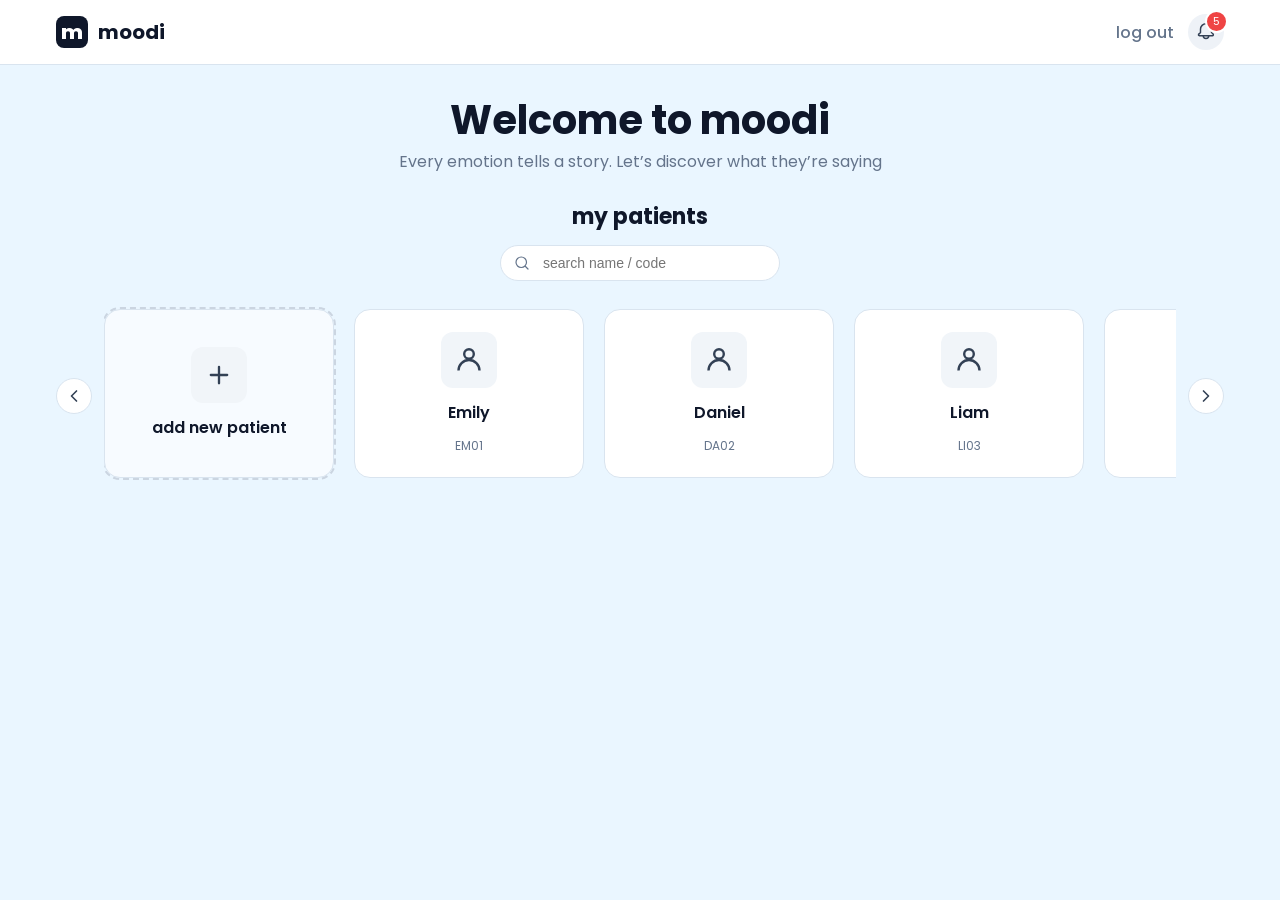
<file: TEST/moodi_therapist/TEST/HTML/index.html>
<!DOCTYPE html>
<html lang="en">
<head>
  <meta charset="utf-8" />
  <meta name="viewport" content="width=device-width, initial-scale=1" />
  <title>Moodi – Therapist Dashboard</title>

  <!-- Google Fonts -->
  <link rel="preconnect" href="https://fonts.googleapis.com">
  <link rel="preconnect" href="https://fonts.gstatic.com" crossorigin>
  <link href="https://fonts.googleapis.com/css2?family=Poppins:wght@300;400;600;700;800;900&display=swap" rel="stylesheet">

  <!--  CSS -->
  <link rel="stylesheet" href="../CSS/index.css">
</head>
<body>
  <!-- Top bar -->
  <header class="topbar">
    <div class="topbar-inner container">
      <a href="#" class="brand" aria-label="Moodi home">
        <span class="brand-badge">m</span>
        <span>moodi</span>
      </a>
      <div class="actions">
        <a href="#" class="logout">log out</a>
        <div class="bell" aria-label="notifications" role="button" tabindex="0">
          <span class="badge" aria-hidden="true">5</span>
          <!-- Bell icon -->
          <svg width="22" height="22" viewBox="0 0 24 24" fill="none" aria-hidden="true">
            <path d="M12 3a6 6 0 0 0-6 6v3.59l-1.29 1.3A1 1 0 0 0 5 16h14a1 1 0 0 0 .73-1.71L18 12.59V9a6 6 0 0 0-6-6Z" stroke="#334155" stroke-width="1.6"/>
            <path d="M15 16a3 3 0 0 1-6 0" stroke="#334155" stroke-width="1.6"/>
          </svg>
        </div>
      </div>
    </div>
  </header>

  <main class="container">
    <!-- Hero -->
    <section class="hero" aria-labelledby="hero-title">
      <h1 id="hero-title">Welcome to moodi</h1>
      <p>Every emotion tells a story. Let’s discover what they’re saying</p>
    </section>

    <!-- Patients heading & search -->
    <div class="section-head">
      <h2>my patients</h2>
      <label class="searchbar" aria-label="search patients by name or code">
        <!-- magnifier -->
        <svg width="18" height="18" viewBox="0 0 24 24" fill="none" aria-hidden="true">
          <circle cx="11" cy="11" r="7" stroke="#64748b" stroke-width="1.6" />
          <path d="M20 20L16.65 16.65" stroke="#64748b" stroke-width="1.6" stroke-linecap="round" />
        </svg>
        <input id="search" type="search" placeholder="search name / code" />
      </label>
    </div>

    <!-- Carousel of cards -->
    <section class="carousel-wrap" aria-label="patient cards">
      <button class="arrow left" id="prev" aria-label="scroll left">
        <svg width="20" height="20" viewBox="0 0 24 24" fill="none" aria-hidden="true">
          <path d="M15 6l-6 6 6 6" stroke="#334155" stroke-width="2" stroke-linecap="round" stroke-linejoin="round"/>
        </svg>
      </button>

      <div class="carousel" id="rail">
        <!-- JS will render the “Add new patient” card and all patient cards here -->
      </div>

      <button class="arrow right" id="next" aria-label="scroll right">
        <svg width="20" height="20" viewBox="0 0 24 24" fill="none" aria-hidden="true">
          <path d="M9 6l6 6-6 6" stroke="#334155" stroke-width="2" stroke-linecap="round" stroke-linejoin="round"/>
        </svg>
      </button>
    </section>

    <div class="space"></div>
  </main>

  <!-- ✅ Your JS (adjust path if needed) -->
  <script src="../JS/index.js"></script>
</body>
</html>
</file>
<file: TEST/moodi_therapist/TEST/CSS/index.css>
/* === Base === */
:root{
  /* baby-blue bg + neutrals */
  --bg: #eaf6ff;           /* baby blue */
  --text: #0f172a;         /* slate-900 */
  --muted: #64748b;        /* slate-500 */
  --line: #d9e4ef;         /* light line */
  --brand: #0ea5e9;        /* sky-500 */
  --card: #ffffff;
}
*{ box-sizing: border-box; }
html,body{ height:100%; }
body{
  margin:0;
  min-height:100vh;        /* full screen */
  font-family: "Poppins", system-ui, -apple-system, Segoe UI, Roboto, Arial, sans-serif;
  background: var(--bg);
  color: var(--text);
  -webkit-font-smoothing: antialiased;
  -moz-osx-font-smoothing: grayscale;
}

.container{
  max-width: 1200px;       /* a bit wider per wireframe feel */
  margin: 0 auto;
  padding: 0 16px;
}

/* === Top bar === */
.topbar{
  background: var(--card);
  border-bottom: 1px solid var(--line);
  position: sticky;
  top: 0; z-index: 50;
}
.topbar-inner{
  height: 64px;
  display: flex;
  align-items: center;
  justify-content: space-between;
}
.brand{
  display: inline-flex;
  align-items: center;
  gap: 10px;
  font-weight: 700;
  text-decoration: none;
  color: var(--text);
  font-size: 20px;
}
.brand-badge{
  width: 32px; height: 32px;
  display: grid; place-items: center;
  border-radius: 8px;
  background: var(--text);
  color: #fff;
  text-transform: lowercase;
  font-weight: 800;
}
.actions{ display:flex; align-items:center; gap:14px; }
.logout{ color: var(--muted); text-decoration:none; font-weight:500; }
.logout:hover{ color: var(--text); }
.bell{
  position: relative;
  display: grid; place-items:center;
  width: 36px; height: 36px;
  border-radius: 50%;
  background: #eef2f7;
  cursor: pointer;
}
.bell .badge{
  position: absolute; top:-4px; right:-4px;
  background:#ef4444; color:#fff; font-size:11px; line-height:1;
  padding:4px 6px; border-radius:999px; border:2px solid #fff;
}

/* === Hero === */
.hero{
  margin: 32px 0 10px;
  text-align: center;              /* centered like wireframe */
}
.hero h1{
  font-size: 40px;                 /* bigger headline */
  line-height: 1.15;
  margin: 0 0 6px;
  font-weight: 700;
}
.hero p{
  color: var(--muted);
  margin: 0;
}

/* === Section head & search (centered column) === */
.section-head{
  margin-top: 16px;
  padding: 10px 0;
  display:flex;
  flex-direction: column;          /* stack title + search */
  align-items:center;
  gap:12px;
}
.section-head h2{
  margin:0;
  text-transform: lowercase;
  font-size: 22px;
  font-weight: 700;
}
.searchbar{
  display:flex; align-items:center; gap:10px;
  border:1px solid var(--line);
  background: var(--card);
  padding: 8px 12px;
  border-radius: 999px;            /* pill like wireframe */
  min-width: 280px;
}
.searchbar input{
  border: none; outline: none; background: transparent;
  font-size: 14px; width: 220px;
}

/* === Carousel === */
.carousel-wrap{
  position: relative;
  display: grid;
  grid-template-columns: 40px 1fr 40px;
  align-items: center;
  gap: 8px;
  margin-top: 12px;
}
.arrow{
  border: 1px solid var(--line);
  background: var(--card);
  width: 36px; height: 36px;
  border-radius: 50%;
  display: grid; place-items: center;
  cursor: pointer;
}
.arrow:hover{ background:#f1f5f9; }
.arrow.left{ justify-self: start; }
.arrow.right{ justify-self: end; }

.carousel{
  display: grid;
  grid-auto-flow: column;
  grid-auto-columns: minmax(230px, 1fr);
  gap: 20px;
  overflow-x: auto;
  padding: 6px 4px 10px;
  scroll-behavior: smooth;
  scroll-snap-type: x proximity;
}
.carousel::-webkit-scrollbar{ height: 8px; }
.carousel::-webkit-scrollbar-thumb{ background: #bcd1e3; border-radius: 999px; }
.carousel::-webkit-scrollbar-track{ background: #e6f3ff; }

/* === Card (fully centered content) === */
.card{
  scroll-snap-align: start;
  background: var(--card);
  border: 1px solid var(--line);
  border-radius: 16px;
  padding: 22px 18px;
  min-height: 150px;
  display:flex;
  flex-direction: column;
  justify-content: center;
  align-items: center;             /* center horizontally */
  text-align: center;              /* center text */
  gap: 12px;
  user-select: none;
}
.card .icon{
  width: 56px; height: 56px;
  border-radius: 12px;
  background: #f1f5f9;
  display: grid; place-items: center;
  margin: 0 auto;                  /* ensure centered */
}
.card .name{ font-weight: 600; }
.card .sub{ font-size: 12px; color: var(--muted); }

.card.add{
  outline: 2px dashed #cbd5e1;
  background: #f7fbff;
  cursor: pointer;
}

/* === Spacing helper === */
.space{ height: 40px; }

/* === Responsive === */
@media (max-width: 640px){
  .container{ padding: 0 12px; }
  .hero h1{ font-size: 30px; }
  .carousel{ grid-auto-columns: 82%; }
}
</file>
